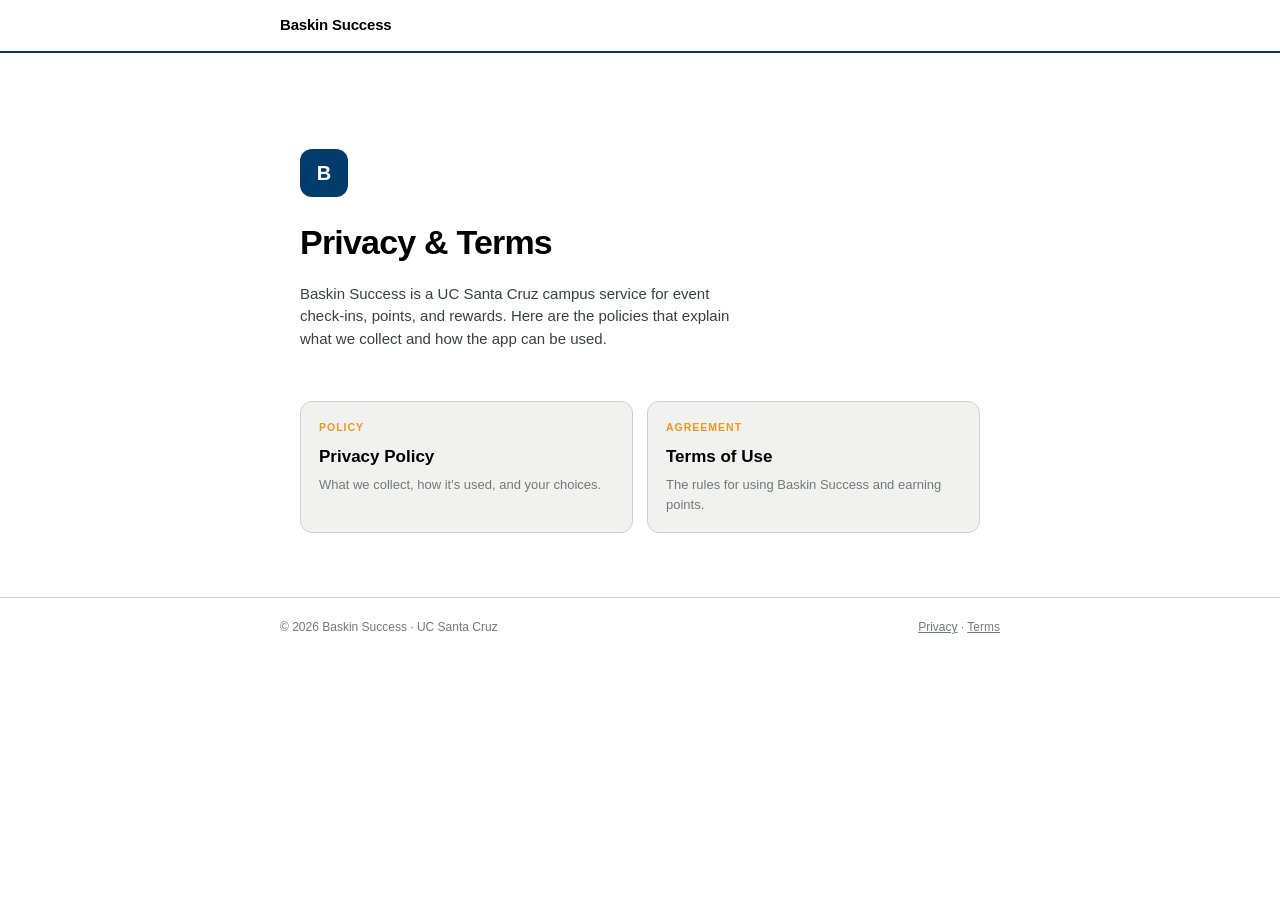
<file: index.html>
<!DOCTYPE html>
<html lang="en">
<head>
  <meta charset="UTF-8" />
  <meta name="viewport" content="width=device-width, initial-scale=1.0" />
  <title>Baskin Success &middot; Privacy &amp; Terms</title>
  <meta name="description" content="Privacy Policy and Terms of Use for Baskin Success, a UC Santa Cruz campus events and rewards app." />
  <link rel="icon" href="data:image/svg+xml,%3Csvg xmlns='http://www.w3.org/2000/svg' viewBox='0 0 64 64'%3E%3Crect width='64' height='64' rx='14' fill='%23003c6c'/%3E%3Ctext x='32' y='42' font-family='Arial, sans-serif' font-size='30' font-weight='800' fill='%23f29813' text-anchor='middle'%3EB%3C/text%3E%3C/svg%3E" />
  <link rel="stylesheet" href="assets/style.css" />
</head>
<body>
  <header class="site-header">
    <div class="inner">
      <a class="brand" href="index.html">Baskin Success</a>
    </div>
  </header>

  <main>
    <div class="hero">
      <div class="mark">B</div>
      <h1>Privacy &amp; Terms</h1>
      <p>
        Baskin Success is a UC Santa Cruz campus service for event check-ins, points, and rewards.
        Here are the policies that explain what we collect and how the app can be used.
      </p>
    </div>

    <div class="link-cards">
      <a class="link-card" href="privacy.html">
        <span class="kind">Policy</span>
        <h2>Privacy Policy</h2>
        <p>What we collect, how it's used, and your choices.</p>
      </a>
      <a class="link-card" href="terms.html">
        <span class="kind">Agreement</span>
        <h2>Terms of Use</h2>
        <p>The rules for using Baskin Success and earning points.</p>
      </a>
    </div>
  </main>

  <footer class="site-footer">
    <div class="inner">
      <span>&copy; <span id="year"></span> Baskin Success &middot; UC Santa Cruz</span>
      <span><a href="privacy.html">Privacy</a> &middot; <a href="terms.html">Terms</a></span>
    </div>
  </footer>

  <script>
    document.getElementById('year').textContent = new Date().getFullYear();
  </script>
</body>
</html>
</file>
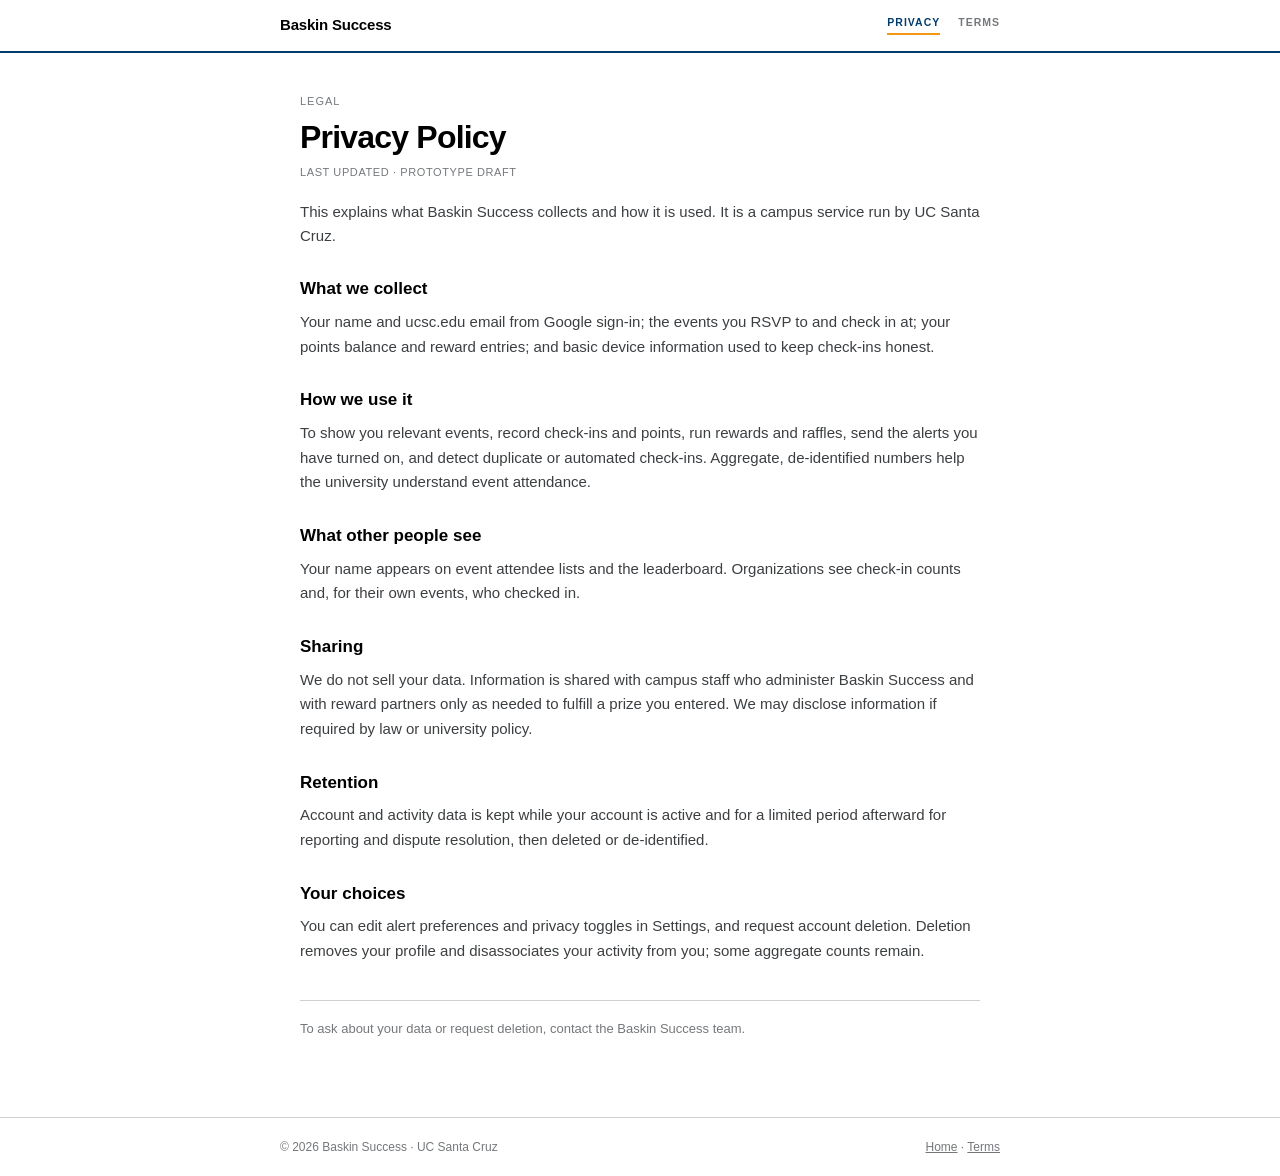
<file: privacy.html>
<!DOCTYPE html>
<html lang="en">
<head>
  <meta charset="UTF-8" />
  <meta name="viewport" content="width=device-width, initial-scale=1.0" />
  <title>Privacy Policy &middot; Baskin Success</title>
  <meta name="description" content="Privacy Policy for Baskin Success, a UC Santa Cruz campus events and rewards app." />
  <link rel="icon" href="data:image/svg+xml,%3Csvg xmlns='http://www.w3.org/2000/svg' viewBox='0 0 64 64'%3E%3Crect width='64' height='64' rx='14' fill='%23003c6c'/%3E%3Ctext x='32' y='42' font-family='Arial, sans-serif' font-size='30' font-weight='800' fill='%23f29813' text-anchor='middle'%3EB%3C/text%3E%3C/svg%3E" />
  <link rel="stylesheet" href="assets/style.css" />
</head>
<body>
  <header class="site-header">
    <div class="inner">
      <a class="brand" href="index.html">Baskin Success</a>
      <nav class="site-nav">
        <a href="privacy.html" aria-current="page">Privacy</a>
        <a href="terms.html">Terms</a>
      </nav>
    </div>
  </header>

  <main>
    <p class="eyebrow">Legal</p>
    <h1 class="page-title">Privacy Policy</h1>
    <p class="updated">Last updated &middot; prototype draft</p>
    <p class="intro">
      This explains what Baskin Success collects and how it is used. It is a campus service run
      by UC Santa Cruz.
    </p>

    <section class="policy-section">
      <h2>What we collect</h2>
      <p>Your name and ucsc.edu email from Google sign-in; the events you RSVP to and check in at; your points balance and reward entries; and basic device information used to keep check-ins honest.</p>
    </section>

    <section class="policy-section">
      <h2>How we use it</h2>
      <p>To show you relevant events, record check-ins and points, run rewards and raffles, send the alerts you have turned on, and detect duplicate or automated check-ins. Aggregate, de-identified numbers help the university understand event attendance.</p>
    </section>

    <section class="policy-section">
      <h2>What other people see</h2>
      <p>Your name appears on event attendee lists and the leaderboard. Organizations see check-in counts and, for their own events, who checked in.</p>
    </section>

    <section class="policy-section">
      <h2>Sharing</h2>
      <p>We do not sell your data. Information is shared with campus staff who administer Baskin Success and with reward partners only as needed to fulfill a prize you entered. We may disclose information if required by law or university policy.</p>
    </section>

    <section class="policy-section">
      <h2>Retention</h2>
      <p>Account and activity data is kept while your account is active and for a limited period afterward for reporting and dispute resolution, then deleted or de-identified.</p>
    </section>

    <section class="policy-section">
      <h2>Your choices</h2>
      <p>You can edit alert preferences and privacy toggles in Settings, and request account deletion. Deletion removes your profile and disassociates your activity from you; some aggregate counts remain.</p>
    </section>

    <p class="page-footer-note">
      To ask about your data or request deletion, contact the Baskin Success team.
    </p>
  </main>

  <footer class="site-footer">
    <div class="inner">
      <span>&copy; <span id="year"></span> Baskin Success &middot; UC Santa Cruz</span>
      <span><a href="index.html">Home</a> &middot; <a href="terms.html">Terms</a></span>
    </div>
  </footer>

  <script>
    document.getElementById('year').textContent = new Date().getFullYear();
  </script>
</body>
</html>
</file>
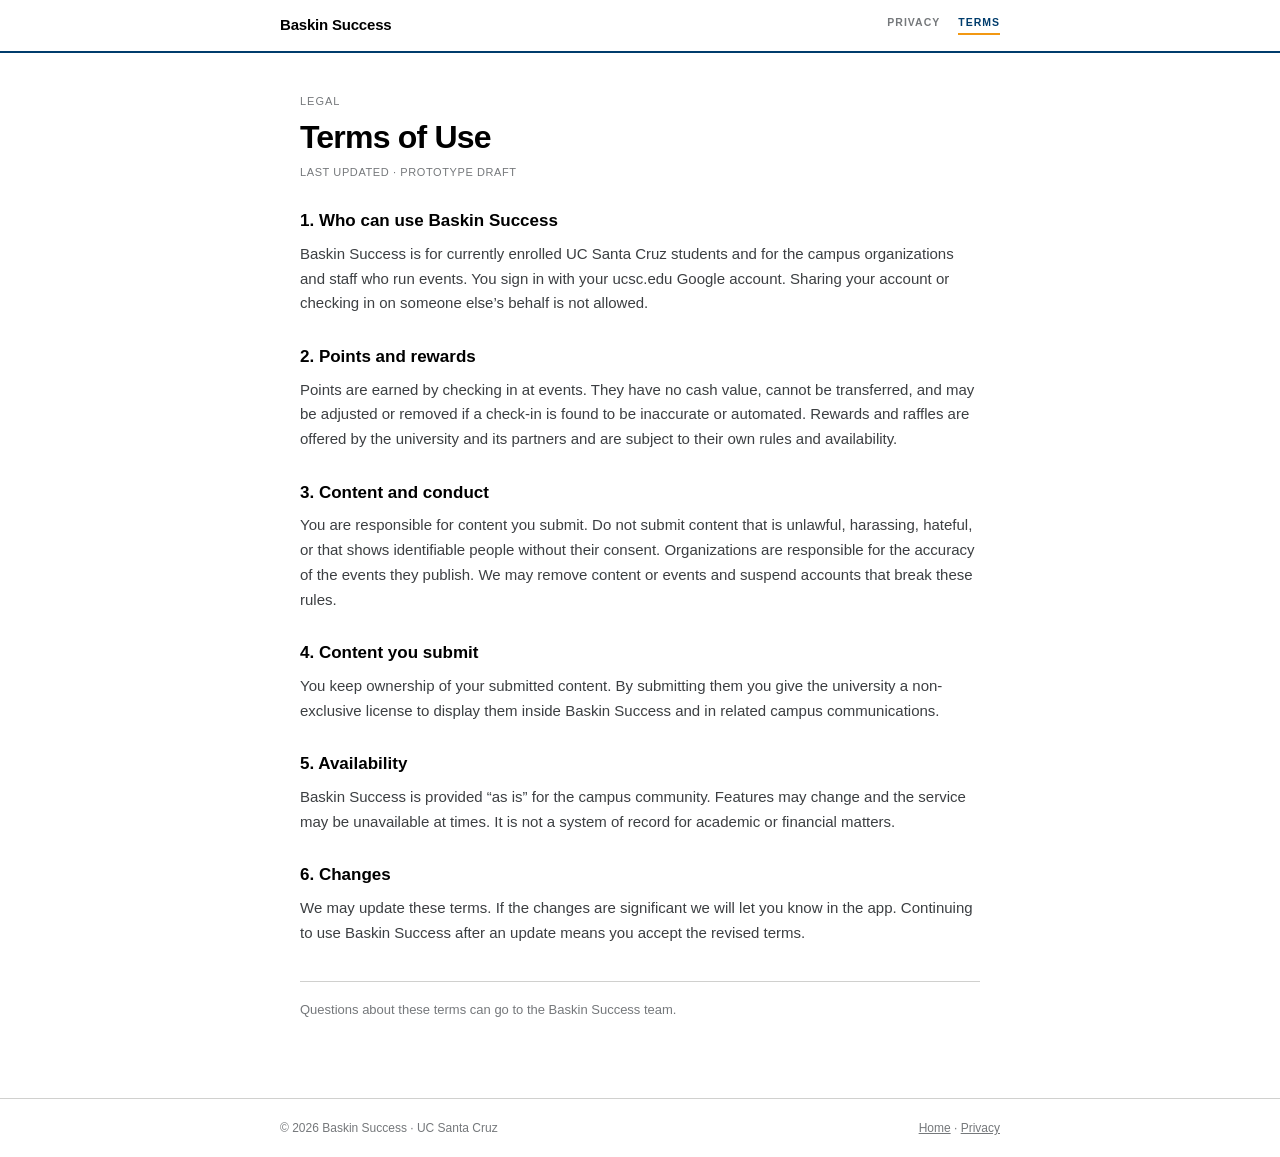
<file: terms.html>
<!DOCTYPE html>
<html lang="en">
<head>
  <meta charset="UTF-8" />
  <meta name="viewport" content="width=device-width, initial-scale=1.0" />
  <title>Terms of Use &middot; Baskin Success</title>
  <meta name="description" content="Terms of Use for Baskin Success, a UC Santa Cruz campus events and rewards app." />
  <link rel="icon" href="data:image/svg+xml,%3Csvg xmlns='http://www.w3.org/2000/svg' viewBox='0 0 64 64'%3E%3Crect width='64' height='64' rx='14' fill='%23003c6c'/%3E%3Ctext x='32' y='42' font-family='Arial, sans-serif' font-size='30' font-weight='800' fill='%23f29813' text-anchor='middle'%3EB%3C/text%3E%3C/svg%3E" />
  <link rel="stylesheet" href="assets/style.css" />
</head>
<body>
  <header class="site-header">
    <div class="inner">
      <a class="brand" href="index.html">Baskin Success</a>
      <nav class="site-nav">
        <a href="privacy.html">Privacy</a>
        <a href="terms.html" aria-current="page">Terms</a>
      </nav>
    </div>
  </header>

  <main>
    <p class="eyebrow">Legal</p>
    <h1 class="page-title">Terms of Use</h1>
    <p class="updated">Last updated &middot; prototype draft</p>

    <section class="policy-section">
      <h2>1. Who can use Baskin Success</h2>
      <p>Baskin Success is for currently enrolled UC Santa Cruz students and for the campus organizations and staff who run events. You sign in with your ucsc.edu Google account. Sharing your account or checking in on someone else&rsquo;s behalf is not allowed.</p>
    </section>

    <section class="policy-section">
      <h2>2. Points and rewards</h2>
      <p>Points are earned by checking in at events. They have no cash value, cannot be transferred, and may be adjusted or removed if a check-in is found to be inaccurate or automated. Rewards and raffles are offered by the university and its partners and are subject to their own rules and availability.</p>
    </section>

    <section class="policy-section">
      <h2>3. Content and conduct</h2>
      <p>You are responsible for content you submit. Do not submit content that is unlawful, harassing, hateful, or that shows identifiable people without their consent. Organizations are responsible for the accuracy of the events they publish. We may remove content or events and suspend accounts that break these rules.</p>
    </section>

    <section class="policy-section">
      <h2>4. Content you submit</h2>
      <p>You keep ownership of your submitted content. By submitting them you give the university a non-exclusive license to display them inside Baskin Success and in related campus communications.</p>
    </section>

    <section class="policy-section">
      <h2>5. Availability</h2>
      <p>Baskin Success is provided &ldquo;as is&rdquo; for the campus community. Features may change and the service may be unavailable at times. It is not a system of record for academic or financial matters.</p>
    </section>

    <section class="policy-section">
      <h2>6. Changes</h2>
      <p>We may update these terms. If the changes are significant we will let you know in the app. Continuing to use Baskin Success after an update means you accept the revised terms.</p>
    </section>

    <p class="page-footer-note">
      Questions about these terms can go to the Baskin Success team.
    </p>
  </main>

  <footer class="site-footer">
    <div class="inner">
      <span>&copy; <span id="year"></span> Baskin Success &middot; UC Santa Cruz</span>
      <span><a href="index.html">Home</a> &middot; <a href="privacy.html">Privacy</a></span>
    </div>
  </footer>

  <script>
    document.getElementById('year').textContent = new Date().getFullYear();
  </script>
</body>
</html>
</file>
<file: assets/style.css>
:root {
  --bg: #ffffff;
  --surface: #f1f1ef;
  --ink: #000000;
  --ink-800: #3c3f42;
  --mute: #75787b;
  --accent: #003c6c;
  --accent-600: #002d51;
  --gold: #f29813;
  --divider: #d0d0ce;
  --max-width: 720px;
}

* {
  box-sizing: border-box;
}

html {
  -webkit-text-size-adjust: 100%;
}

body {
  margin: 0;
  background: var(--bg);
  color: var(--ink-800);
  font-family: -apple-system, BlinkMacSystemFont, 'Segoe UI', Roboto, Helvetica, Arial, sans-serif;
  line-height: 1.5;
}

a {
  color: var(--accent);
}

a:hover {
  color: var(--gold);
}

.site-header {
  border-bottom: 2px solid var(--accent);
  padding: 14px 20px;
}

.site-header .inner {
  max-width: var(--max-width);
  margin: 0 auto;
  display: flex;
  align-items: center;
  gap: 16px;
  flex-wrap: wrap;
}

.brand {
  font-weight: 800;
  font-size: 15px;
  letter-spacing: -0.2px;
  color: var(--ink);
  text-decoration: none;
}

.brand:hover {
  color: var(--accent);
}

.site-nav {
  margin-left: auto;
  display: flex;
  gap: 18px;
}

.site-nav a {
  font-size: 10.5px;
  font-weight: 700;
  letter-spacing: 1px;
  text-transform: uppercase;
  color: var(--mute);
  text-decoration: none;
  padding-bottom: 2px;
}

.site-nav a:hover,
.site-nav a[aria-current='page'] {
  color: var(--accent);
  border-bottom: 2px solid var(--gold);
}

main {
  max-width: var(--max-width);
  margin: 0 auto;
  padding: 40px 20px 64px;
}

.eyebrow {
  font-size: 11px;
  letter-spacing: 1px;
  text-transform: uppercase;
  color: var(--mute);
  margin: 0 0 10px;
}

h1.page-title {
  font-size: 32px;
  line-height: 1.15;
  font-weight: 800;
  letter-spacing: -0.8px;
  color: var(--ink);
  margin: 0 0 8px;
}

.updated {
  font-size: 11px;
  letter-spacing: 0.6px;
  text-transform: uppercase;
  color: var(--mute);
  margin: 0 0 20px;
}

.intro {
  font-size: 15px;
  line-height: 1.6;
  color: var(--ink-800);
  margin: 0 0 8px;
}

section.policy-section {
  margin-top: 28px;
}

section.policy-section h2 {
  font-size: 17px;
  font-weight: 800;
  color: var(--ink);
  margin: 0 0 8px;
}

section.policy-section p {
  font-size: 15px;
  line-height: 1.65;
  color: var(--ink-800);
  margin: 0;
}

.page-footer-note {
  font-size: 13px;
  line-height: 1.6;
  color: var(--mute);
  margin-top: 36px;
  border-top: 1px solid var(--divider);
  padding-top: 18px;
}

.site-footer {
  border-top: 1px solid var(--divider);
  padding: 20px;
}

.site-footer .inner {
  max-width: var(--max-width);
  margin: 0 auto;
  font-size: 12px;
  color: var(--mute);
  display: flex;
  justify-content: space-between;
  gap: 12px;
  flex-wrap: wrap;
}

.site-footer a {
  color: var(--mute);
}

.site-footer a:hover {
  color: var(--accent);
}

/* Home / index page */
.hero {
  padding: 56px 0 8px;
}

.hero .mark {
  display: inline-flex;
  align-items: center;
  justify-content: center;
  width: 48px;
  height: 48px;
  border-radius: 12px;
  background: var(--accent);
  color: #fff;
  font-weight: 800;
  font-size: 20px;
  margin-bottom: 20px;
}

.hero h1 {
  font-size: 34px;
  font-weight: 800;
  letter-spacing: -0.8px;
  color: var(--ink);
  margin: 0 0 10px;
}

.hero p {
  font-size: 15px;
  color: var(--ink-800);
  max-width: 52ch;
}

.link-cards {
  display: grid;
  grid-template-columns: 1fr 1fr;
  gap: 14px;
  margin-top: 28px;
}

@media (max-width: 480px) {
  .link-cards {
    grid-template-columns: 1fr;
  }
}

.link-card {
  display: block;
  border: 1px solid var(--divider);
  border-radius: 12px;
  padding: 18px;
  text-decoration: none;
  background: var(--surface);
  transition: border-color 0.15s ease;
}

.link-card:hover {
  border-color: var(--accent);
}

.link-card .kind {
  font-size: 10.5px;
  font-weight: 700;
  letter-spacing: 1px;
  text-transform: uppercase;
  color: var(--gold);
  display: block;
  margin-bottom: 8px;
}

.link-card h2 {
  font-size: 17px;
  font-weight: 800;
  color: var(--ink);
  margin: 0 0 6px;
}

.link-card p {
  font-size: 13px;
  color: var(--mute);
  margin: 0;
}
</file>
